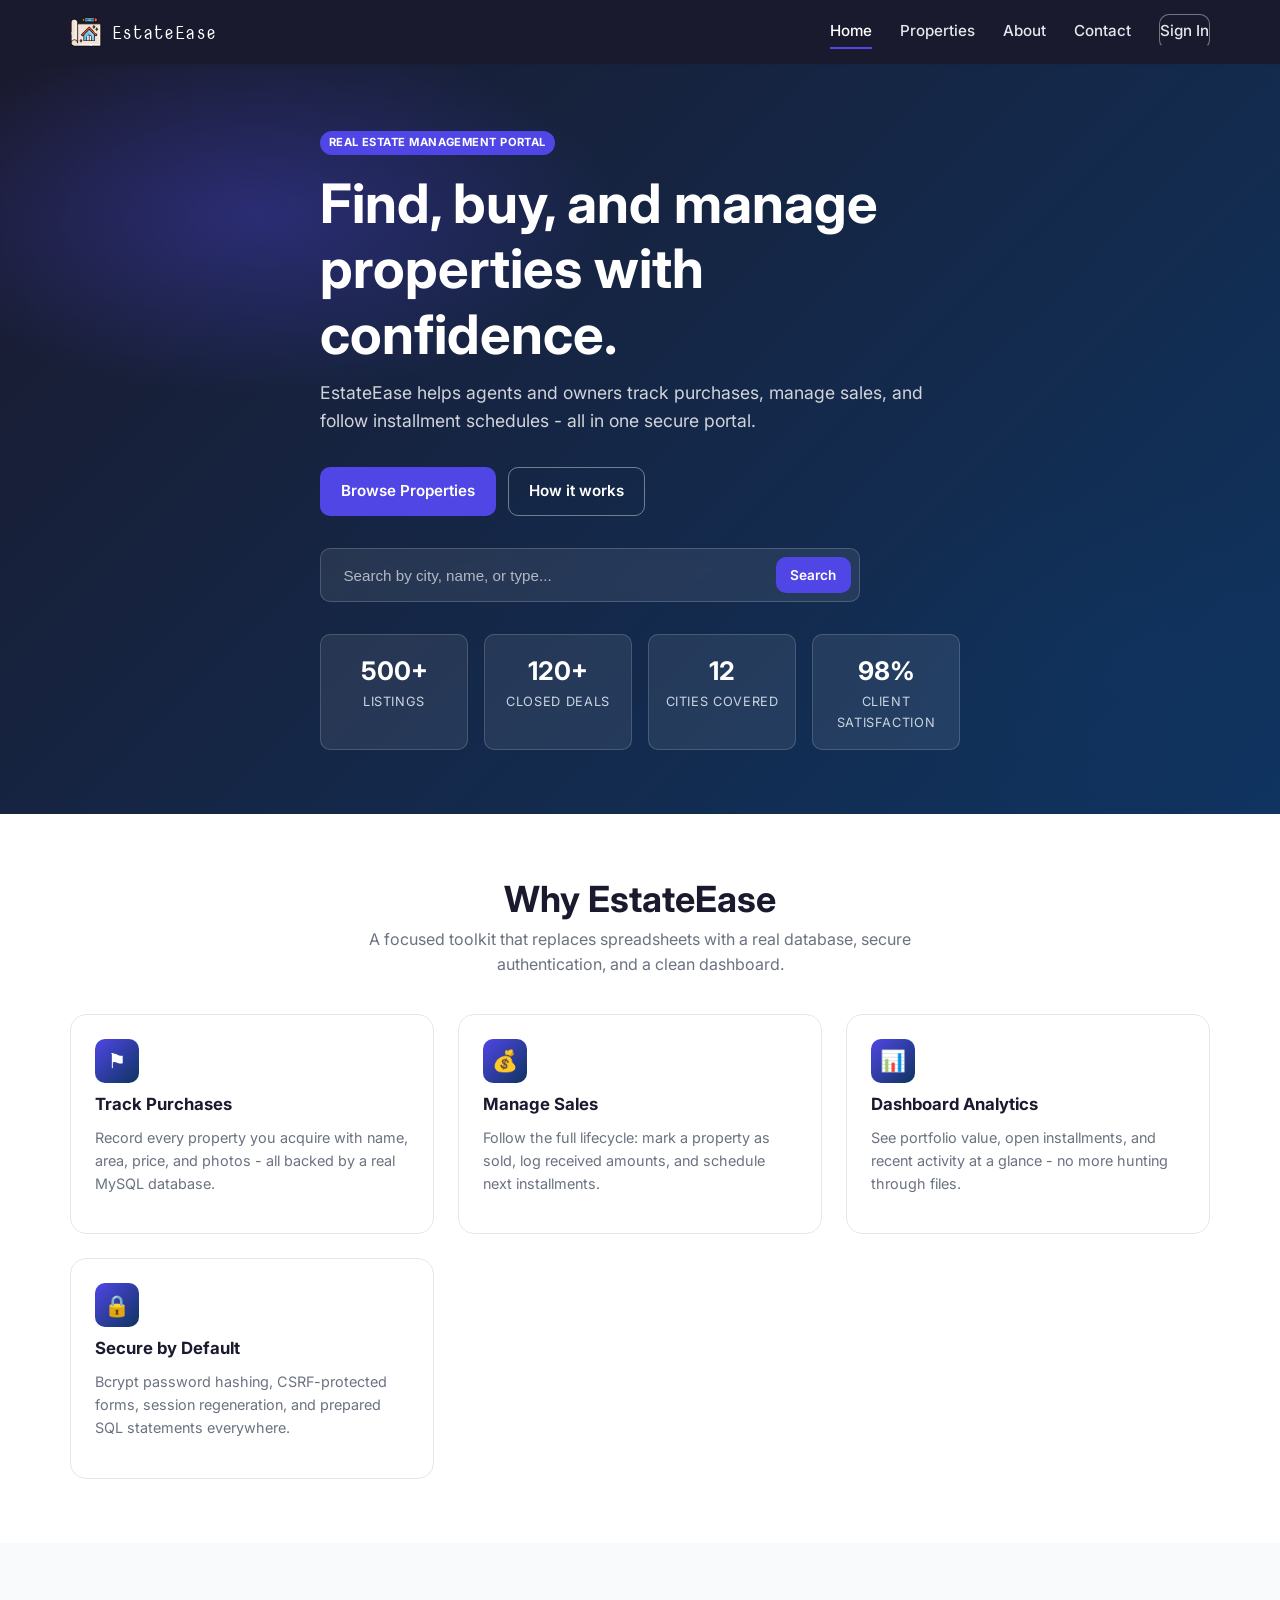
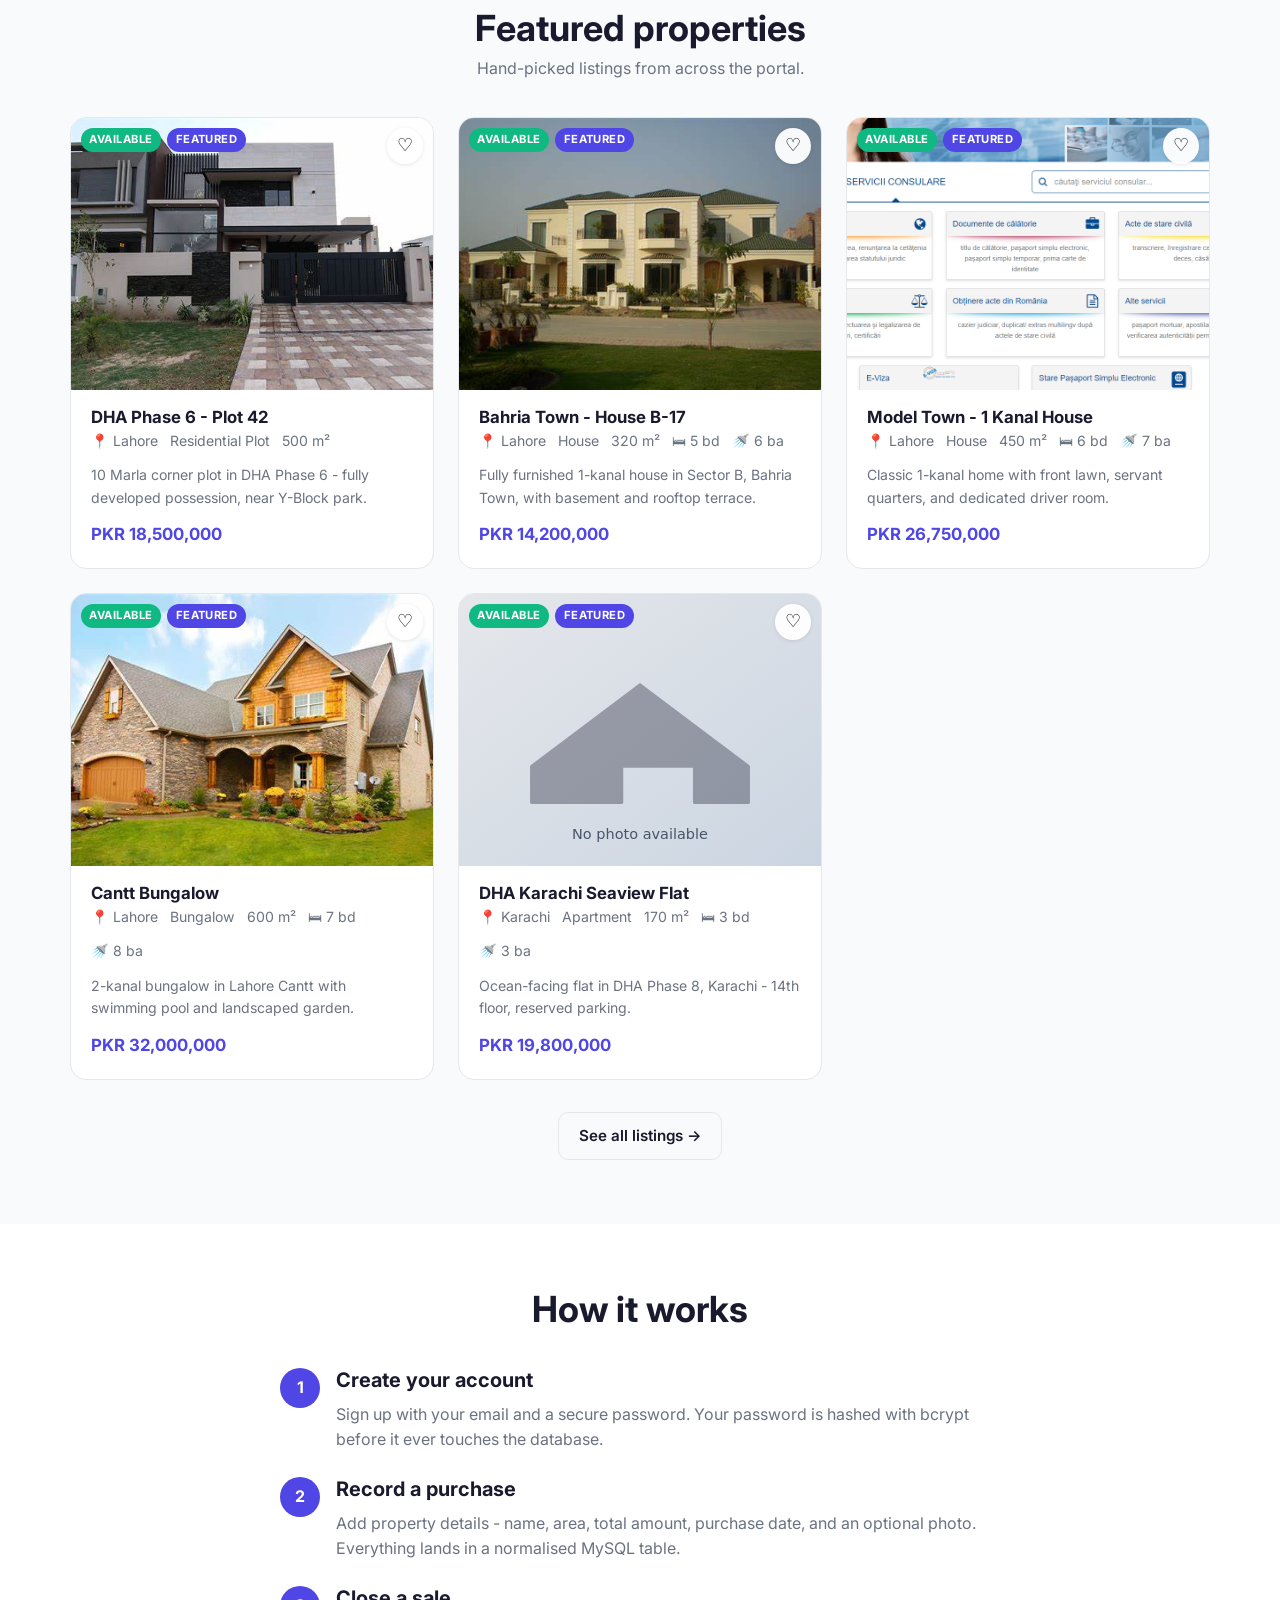
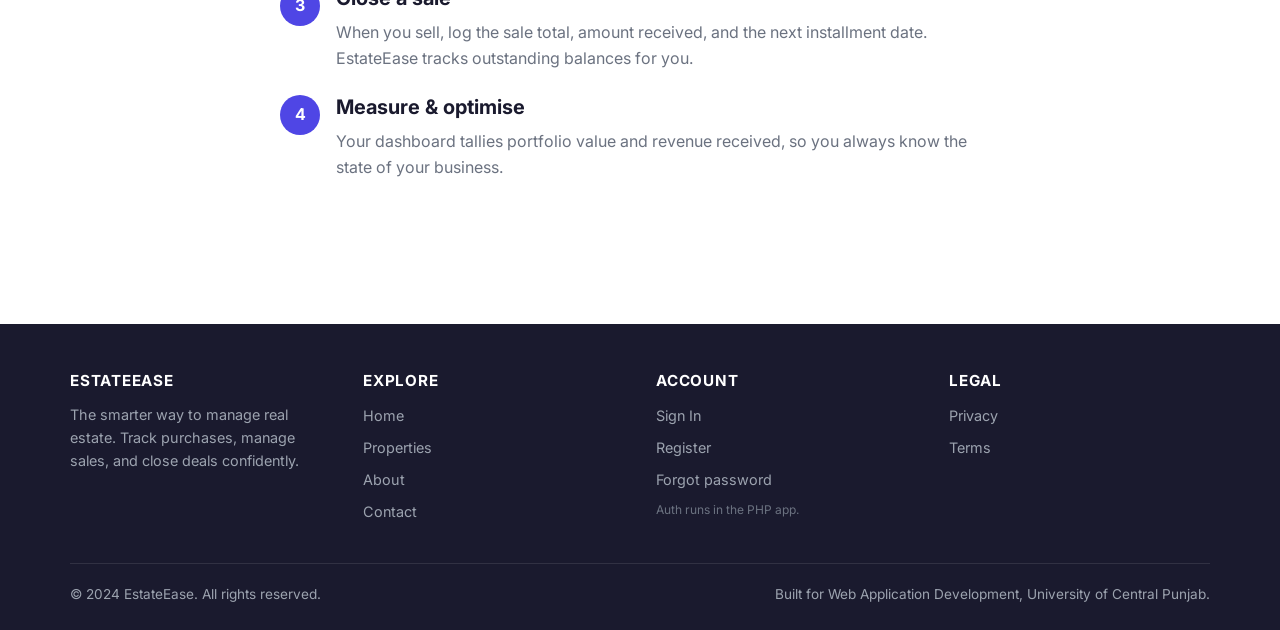
<file: public/index.html>
<!DOCTYPE html>
<html lang="en">
<head>
    <meta charset="UTF-8">
    <meta name="viewport" content="width=device-width, initial-scale=1.0">
    <title>EstateEase - Real Estate Management Portal</title>
    <meta name="description" content="EstateEase - the smarter way to manage real estate. Track purchases, close sales, and follow installments in one secure portal.">
    <meta name="theme-color" content="#1a1a2e">
    <link rel="icon" href="assets/images/favicon.svg" type="image/svg+xml">
    <link rel="canonical" href="./index.html">
    <link rel="preconnect" href="https://fonts.googleapis.com">
    <link rel="preconnect" href="https://fonts.gstatic.com" crossorigin>
    <link href="https://fonts.googleapis.com/css2?family=Inter:wght@400;500;600;700&family=Nova+Mono&display=swap" rel="stylesheet">
    <link rel="stylesheet" href="assets/css/styles.css">
</head>
<body>

<header class="navbar">
    <div class="container navbar__inner">
        <a class="brand" href="index.html">
            <img src="assets/images/logo.svg" alt="EstateEase logo" class="brand__logo">
            <span class="brand__name">EstateEase</span>
        </a>
        <button class="nav__toggle" aria-label="Open menu" aria-expanded="false" data-nav-toggle>&#9776;</button>
        <nav class="nav__links" id="primary-nav">
            <a href="index.html" class="is-active">Home</a>
            <a href="properties.html">Properties</a>
            <a href="about.html">About</a>
            <a href="contact.html">Contact</a>
            <a href="#" class="btn btn--ghost btn--sm nav__cta">Sign In</a>
        </nav>
    </div>
</header>

<main>

<section class="hero">
    <div class="container hero__content">
        <span class="badge">Real Estate Management Portal</span>
        <h1 style="margin-top:1rem;">Find, buy, and manage properties with confidence.</h1>
        <p>EstateEase helps agents and owners track purchases, manage sales, and follow installment schedules - all in one secure portal.</p>

        <div class="hero__actions">
            <a href="properties.html" class="btn btn--primary">Browse Properties</a>
            <a href="about.html" class="btn btn--ghost">How it works</a>
        </div>

        <form class="hero__search" role="search" onsubmit="location.href='properties.html?q='+encodeURIComponent(this.q.value);return false;">
            <input type="search" name="q" placeholder="Search by city, name, or type..." aria-label="Search properties">
            <button type="submit" class="btn btn--primary btn--sm">Search</button>
        </form>

        <div class="stats">
            <div class="stat"><div class="stat__value">500+</div><div class="stat__label">Listings</div></div>
            <div class="stat"><div class="stat__value">120+</div><div class="stat__label">Closed Deals</div></div>
            <div class="stat"><div class="stat__value">12</div><div class="stat__label">Cities Covered</div></div>
            <div class="stat"><div class="stat__value">98%</div><div class="stat__label">Client Satisfaction</div></div>
        </div>
    </div>
</section>

<section class="section">
    <div class="container">
        <div class="section-heading">
            <h2>Why EstateEase</h2>
            <p>A focused toolkit that replaces spreadsheets with a real database, secure authentication, and a clean dashboard.</p>
        </div>
        <div class="grid grid--cards">
            <article class="tile">
                <div class="tile__icon">&#9873;</div>
                <div class="tile__title">Track Purchases</div>
                <p class="tile__desc">Record every property you acquire with name, area, price, and photos - all backed by a real MySQL database.</p>
            </article>
            <article class="tile">
                <div class="tile__icon">&#128176;</div>
                <div class="tile__title">Manage Sales</div>
                <p class="tile__desc">Follow the full lifecycle: mark a property as sold, log received amounts, and schedule next installments.</p>
            </article>
            <article class="tile">
                <div class="tile__icon">&#128202;</div>
                <div class="tile__title">Dashboard Analytics</div>
                <p class="tile__desc">See portfolio value, open installments, and recent activity at a glance - no more hunting through files.</p>
            </article>
            <article class="tile">
                <div class="tile__icon">&#128274;</div>
                <div class="tile__title">Secure by Default</div>
                <p class="tile__desc">Bcrypt password hashing, CSRF-protected forms, session regeneration, and prepared SQL statements everywhere.</p>
            </article>
        </div>
    </div>
</section>

<section class="section section--subtle">
    <div class="container">
        <div class="section-heading">
            <h2>Featured properties</h2>
            <p>Hand-picked listings from across the portal.</p>
        </div>
        <div id="featured-grid" class="grid grid--cards" aria-live="polite">
            <div class="empty-state">Loading properties...</div>
        </div>
        <div class="text-center mt-4">
            <a href="properties.html" class="btn btn--outline">See all listings &rarr;</a>
        </div>
    </div>
</section>

<section class="section">
    <div class="container" style="max-width:760px;">
        <div class="section-heading">
            <h2>How it works</h2>
        </div>
        <ol style="list-style:none;padding:0;counter-reset:step;">
            <li style="counter-increment:step;margin-bottom:1.5rem;padding-left:3.5rem;position:relative;">
                <span style="position:absolute;left:0;top:0;width:2.5rem;height:2.5rem;border-radius:50%;background:var(--color-accent);color:#fff;display:inline-flex;align-items:center;justify-content:center;font-weight:700;">1</span>
                <h3>Create your account</h3>
                <p class="muted">Sign up with your email and a secure password. Your password is hashed with bcrypt before it ever touches the database.</p>
            </li>
            <li style="counter-increment:step;margin-bottom:1.5rem;padding-left:3.5rem;position:relative;">
                <span style="position:absolute;left:0;top:0;width:2.5rem;height:2.5rem;border-radius:50%;background:var(--color-accent);color:#fff;display:inline-flex;align-items:center;justify-content:center;font-weight:700;">2</span>
                <h3>Record a purchase</h3>
                <p class="muted">Add property details - name, area, total amount, purchase date, and an optional photo. Everything lands in a normalised MySQL table.</p>
            </li>
            <li style="counter-increment:step;margin-bottom:1.5rem;padding-left:3.5rem;position:relative;">
                <span style="position:absolute;left:0;top:0;width:2.5rem;height:2.5rem;border-radius:50%;background:var(--color-accent);color:#fff;display:inline-flex;align-items:center;justify-content:center;font-weight:700;">3</span>
                <h3>Close a sale</h3>
                <p class="muted">When you sell, log the sale total, amount received, and the next installment date. EstateEase tracks outstanding balances for you.</p>
            </li>
            <li style="counter-increment:step;padding-left:3.5rem;position:relative;">
                <span style="position:absolute;left:0;top:0;width:2.5rem;height:2.5rem;border-radius:50%;background:var(--color-accent);color:#fff;display:inline-flex;align-items:center;justify-content:center;font-weight:700;">4</span>
                <h3>Measure &amp; optimise</h3>
                <p class="muted">Your dashboard tallies portfolio value and revenue received, so you always know the state of your business.</p>
            </li>
        </ol>
    </div>
</section>

</main>

<footer class="footer">
    <div class="container">
        <div class="footer__cols">
            <div>
                <h4>EstateEase</h4>
                <p style="color:#9ca3af;font-size:0.9rem;">The smarter way to manage real estate. Track purchases, manage sales, and close deals confidently.</p>
            </div>
            <div>
                <h4>Explore</h4>
                <ul>
                    <li><a href="index.html">Home</a></li>
                    <li><a href="properties.html">Properties</a></li>
                    <li><a href="about.html">About</a></li>
                    <li><a href="contact.html">Contact</a></li>
                </ul>
            </div>
            <div>
                <h4>Account</h4>
                <ul>
                    <li><a href="#">Sign In</a></li>
                    <li><a href="#">Register</a></li>
                    <li><a href="#">Forgot password</a></li>
                </ul>
                <p style="font-size:0.75rem;color:#6b7280;margin-top:0.5rem;">Auth runs in the PHP app.</p>
            </div>
            <div>
                <h4>Legal</h4>
                <ul>
                    <li><a href="pages/privacy.html">Privacy</a></li>
                    <li><a href="pages/terms.html">Terms</a></li>
                </ul>
            </div>
        </div>
        <div class="footer__bottom">
            <span>&copy; 2024 EstateEase. All rights reserved.</span>
            <span>Built for Web Application Development, University of Central Punjab.</span>
        </div>
    </div>
</footer>

<script src="assets/js/main.js" defer></script>
<script src="assets/js/properties.js" defer></script>
</body>
</html>
</file>
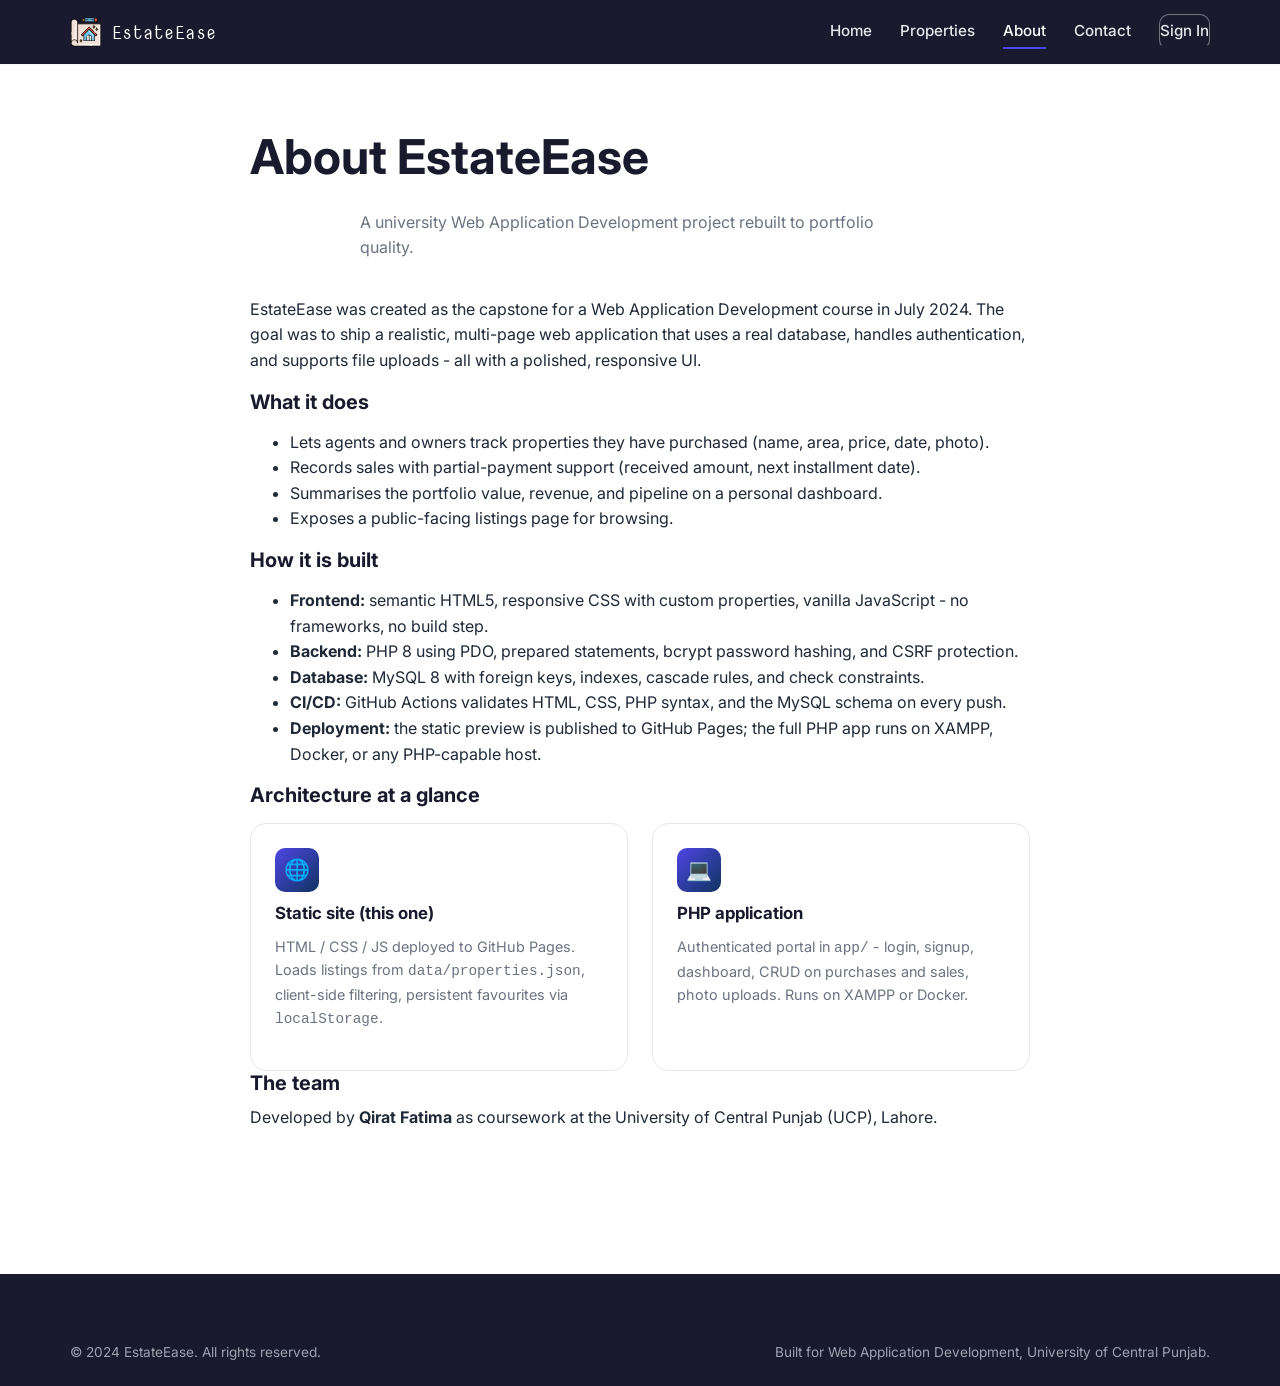
<file: public/about.html>
<!DOCTYPE html>
<html lang="en">
<head>
    <meta charset="UTF-8">
    <meta name="viewport" content="width=device-width, initial-scale=1.0">
    <title>About - EstateEase</title>
    <meta name="description" content="Learn about EstateEase, a real estate management web application built for Web Application Development coursework.">
    <meta name="theme-color" content="#1a1a2e">
    <link rel="icon" href="assets/images/favicon.svg" type="image/svg+xml">
    <link rel="preconnect" href="https://fonts.googleapis.com">
    <link rel="preconnect" href="https://fonts.gstatic.com" crossorigin>
    <link href="https://fonts.googleapis.com/css2?family=Inter:wght@400;500;600;700&family=Nova+Mono&display=swap" rel="stylesheet">
    <link rel="stylesheet" href="assets/css/styles.css">
</head>
<body>

<header class="navbar">
    <div class="container navbar__inner">
        <a class="brand" href="index.html">
            <img src="assets/images/logo.svg" alt="EstateEase logo" class="brand__logo">
            <span class="brand__name">EstateEase</span>
        </a>
        <button class="nav__toggle" aria-label="Open menu" aria-expanded="false" data-nav-toggle>&#9776;</button>
        <nav class="nav__links" id="primary-nav">
            <a href="index.html">Home</a>
            <a href="properties.html">Properties</a>
            <a href="about.html" class="is-active">About</a>
            <a href="contact.html">Contact</a>
            <a href="#" class="btn btn--ghost btn--sm nav__cta">Sign In</a>
        </nav>
    </div>
</header>

<main>
<section class="section">
    <div class="container" style="max-width:820px;">
        <div class="section-heading section-heading--left">
            <h1>About EstateEase</h1>
            <p>A university Web Application Development project rebuilt to portfolio quality.</p>
        </div>

        <p>EstateEase was created as the capstone for a Web Application Development course in July 2024. The goal was to ship a realistic, multi-page web application that uses a real database, handles authentication, and supports file uploads - all with a polished, responsive UI.</p>

        <h3>What it does</h3>
        <ul>
            <li>Lets agents and owners track properties they have purchased (name, area, price, date, photo).</li>
            <li>Records sales with partial-payment support (received amount, next installment date).</li>
            <li>Summarises the portfolio value, revenue, and pipeline on a personal dashboard.</li>
            <li>Exposes a public-facing listings page for browsing.</li>
        </ul>

        <h3>How it is built</h3>
        <ul>
            <li><strong>Frontend:</strong> semantic HTML5, responsive CSS with custom properties, vanilla JavaScript - no frameworks, no build step.</li>
            <li><strong>Backend:</strong> PHP 8 using PDO, prepared statements, bcrypt password hashing, and CSRF protection.</li>
            <li><strong>Database:</strong> MySQL 8 with foreign keys, indexes, cascade rules, and check constraints.</li>
            <li><strong>CI/CD:</strong> GitHub Actions validates HTML, CSS, PHP syntax, and the MySQL schema on every push.</li>
            <li><strong>Deployment:</strong> the static preview is published to GitHub Pages; the full PHP app runs on XAMPP, Docker, or any PHP-capable host.</li>
        </ul>

        <h3>Architecture at a glance</h3>
        <div class="grid grid--2 mt-2">
            <div class="tile">
                <div class="tile__icon">&#127760;</div>
                <div class="tile__title">Static site (this one)</div>
                <p class="tile__desc">HTML / CSS / JS deployed to GitHub Pages. Loads listings from <code>data/properties.json</code>, client-side filtering, persistent favourites via <code>localStorage</code>.</p>
            </div>
            <div class="tile">
                <div class="tile__icon">&#128187;</div>
                <div class="tile__title">PHP application</div>
                <p class="tile__desc">Authenticated portal in <code>app/</code> - login, signup, dashboard, CRUD on purchases and sales, photo uploads. Runs on XAMPP or Docker.</p>
            </div>
        </div>

        <h3>The team</h3>
        <p>Developed by <strong>Qirat Fatima</strong> as coursework at the University of Central Punjab (UCP), Lahore.</p>
    </div>
</section>
</main>

<footer class="footer">
    <div class="container">
        <div class="footer__bottom" style="border-top:none;">
            <span>&copy; 2024 EstateEase. All rights reserved.</span>
            <span>Built for Web Application Development, University of Central Punjab.</span>
        </div>
    </div>
</footer>

<script src="assets/js/main.js" defer></script>
</body>
</html>
</file>
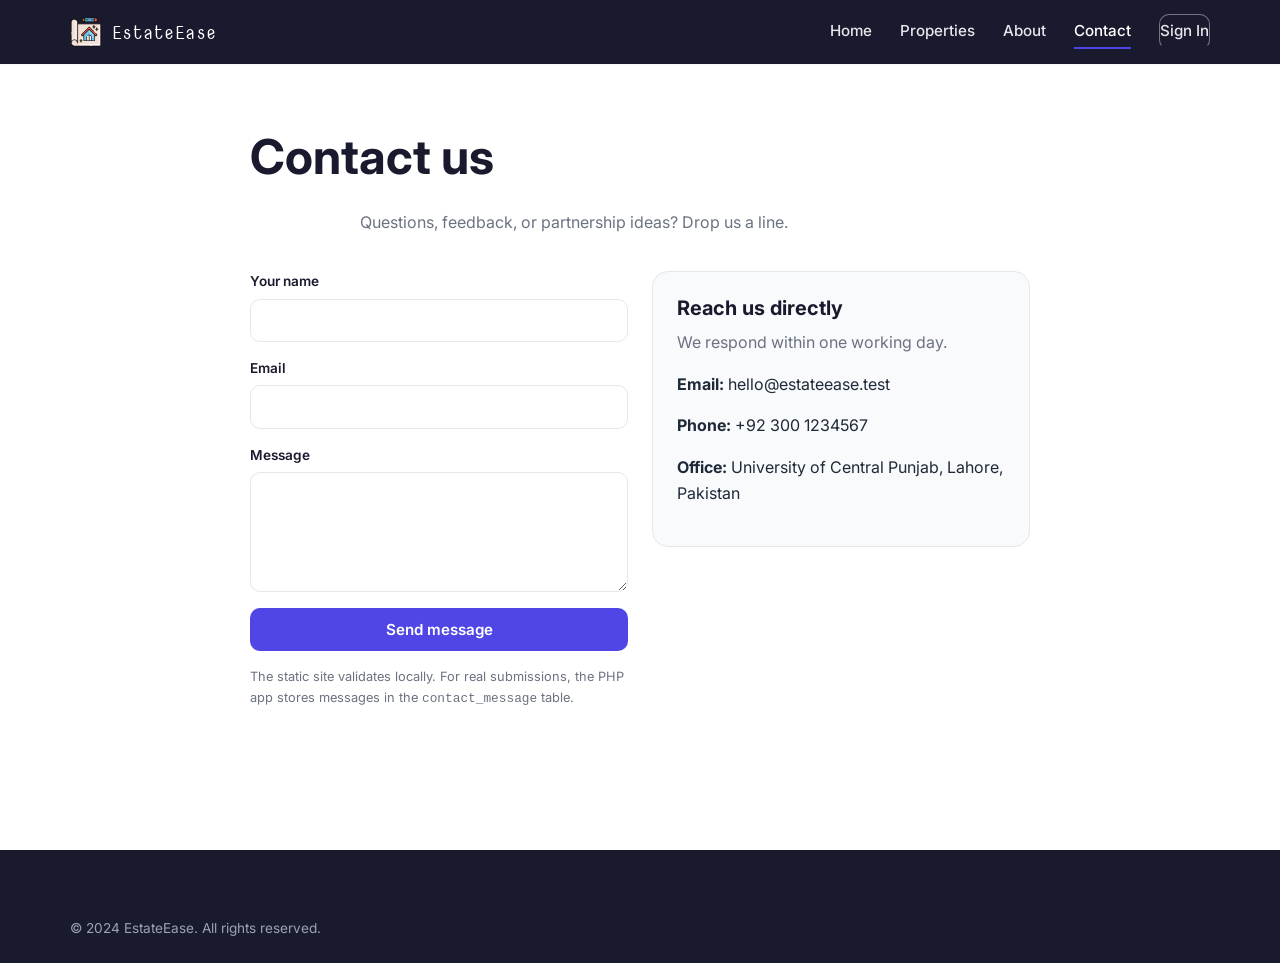
<file: public/contact.html>
<!DOCTYPE html>
<html lang="en">
<head>
    <meta charset="UTF-8">
    <meta name="viewport" content="width=device-width, initial-scale=1.0">
    <title>Contact - EstateEase</title>
    <meta name="description" content="Get in touch with the EstateEase team.">
    <meta name="theme-color" content="#1a1a2e">
    <link rel="icon" href="assets/images/favicon.svg" type="image/svg+xml">
    <link rel="preconnect" href="https://fonts.googleapis.com">
    <link rel="preconnect" href="https://fonts.gstatic.com" crossorigin>
    <link href="https://fonts.googleapis.com/css2?family=Inter:wght@400;500;600;700&family=Nova+Mono&display=swap" rel="stylesheet">
    <link rel="stylesheet" href="assets/css/styles.css">
</head>
<body>

<header class="navbar">
    <div class="container navbar__inner">
        <a class="brand" href="index.html">
            <img src="assets/images/logo.svg" alt="EstateEase logo" class="brand__logo">
            <span class="brand__name">EstateEase</span>
        </a>
        <button class="nav__toggle" aria-label="Open menu" aria-expanded="false" data-nav-toggle>&#9776;</button>
        <nav class="nav__links" id="primary-nav">
            <a href="index.html">Home</a>
            <a href="properties.html">Properties</a>
            <a href="about.html">About</a>
            <a href="contact.html" class="is-active">Contact</a>
            <a href="#" class="btn btn--ghost btn--sm nav__cta">Sign In</a>
        </nav>
    </div>
</header>

<main>
<section class="section">
    <div class="container" style="max-width:820px;">
        <div class="section-heading section-heading--left">
            <h1>Contact us</h1>
            <p>Questions, feedback, or partnership ideas? Drop us a line.</p>
        </div>

        <div id="contact-flash"></div>

        <div class="grid grid--2" style="align-items:start;">
            <form class="form" id="contact-form" novalidate>
                <div class="form__group">
                    <label class="form__label" for="name">Your name</label>
                    <input class="form__input" type="text" id="name" name="name" required maxlength="100">
                </div>
                <div class="form__group">
                    <label class="form__label" for="email">Email</label>
                    <input class="form__input" type="email" id="email" name="email" required>
                </div>
                <div class="form__group">
                    <label class="form__label" for="message">Message</label>
                    <textarea class="form__textarea" id="message" name="message" required minlength="10" maxlength="2000"></textarea>
                </div>
                <button class="btn btn--primary" type="submit">Send message</button>
                <p class="form__help">The static site validates locally. For real submissions, the PHP app stores messages in the <code>contact_message</code> table.</p>
            </form>

            <aside style="background:var(--color-bg-subtle);padding:1.5rem;border-radius:var(--radius-lg);border:1px solid var(--color-border);">
                <h3>Reach us directly</h3>
                <p class="muted">We respond within one working day.</p>
                <p><strong>Email:</strong> hello@estateease.test</p>
                <p><strong>Phone:</strong> +92 300 1234567</p>
                <p><strong>Office:</strong> University of Central Punjab, Lahore, Pakistan</p>
            </aside>
        </div>
    </div>
</section>
</main>

<footer class="footer">
    <div class="container">
        <div class="footer__bottom" style="border-top:none;">
            <span>&copy; 2024 EstateEase. All rights reserved.</span>
        </div>
    </div>
</footer>

<script src="assets/js/main.js" defer></script>
<script src="assets/js/contact.js" defer></script>
</body>
</html>
</file>
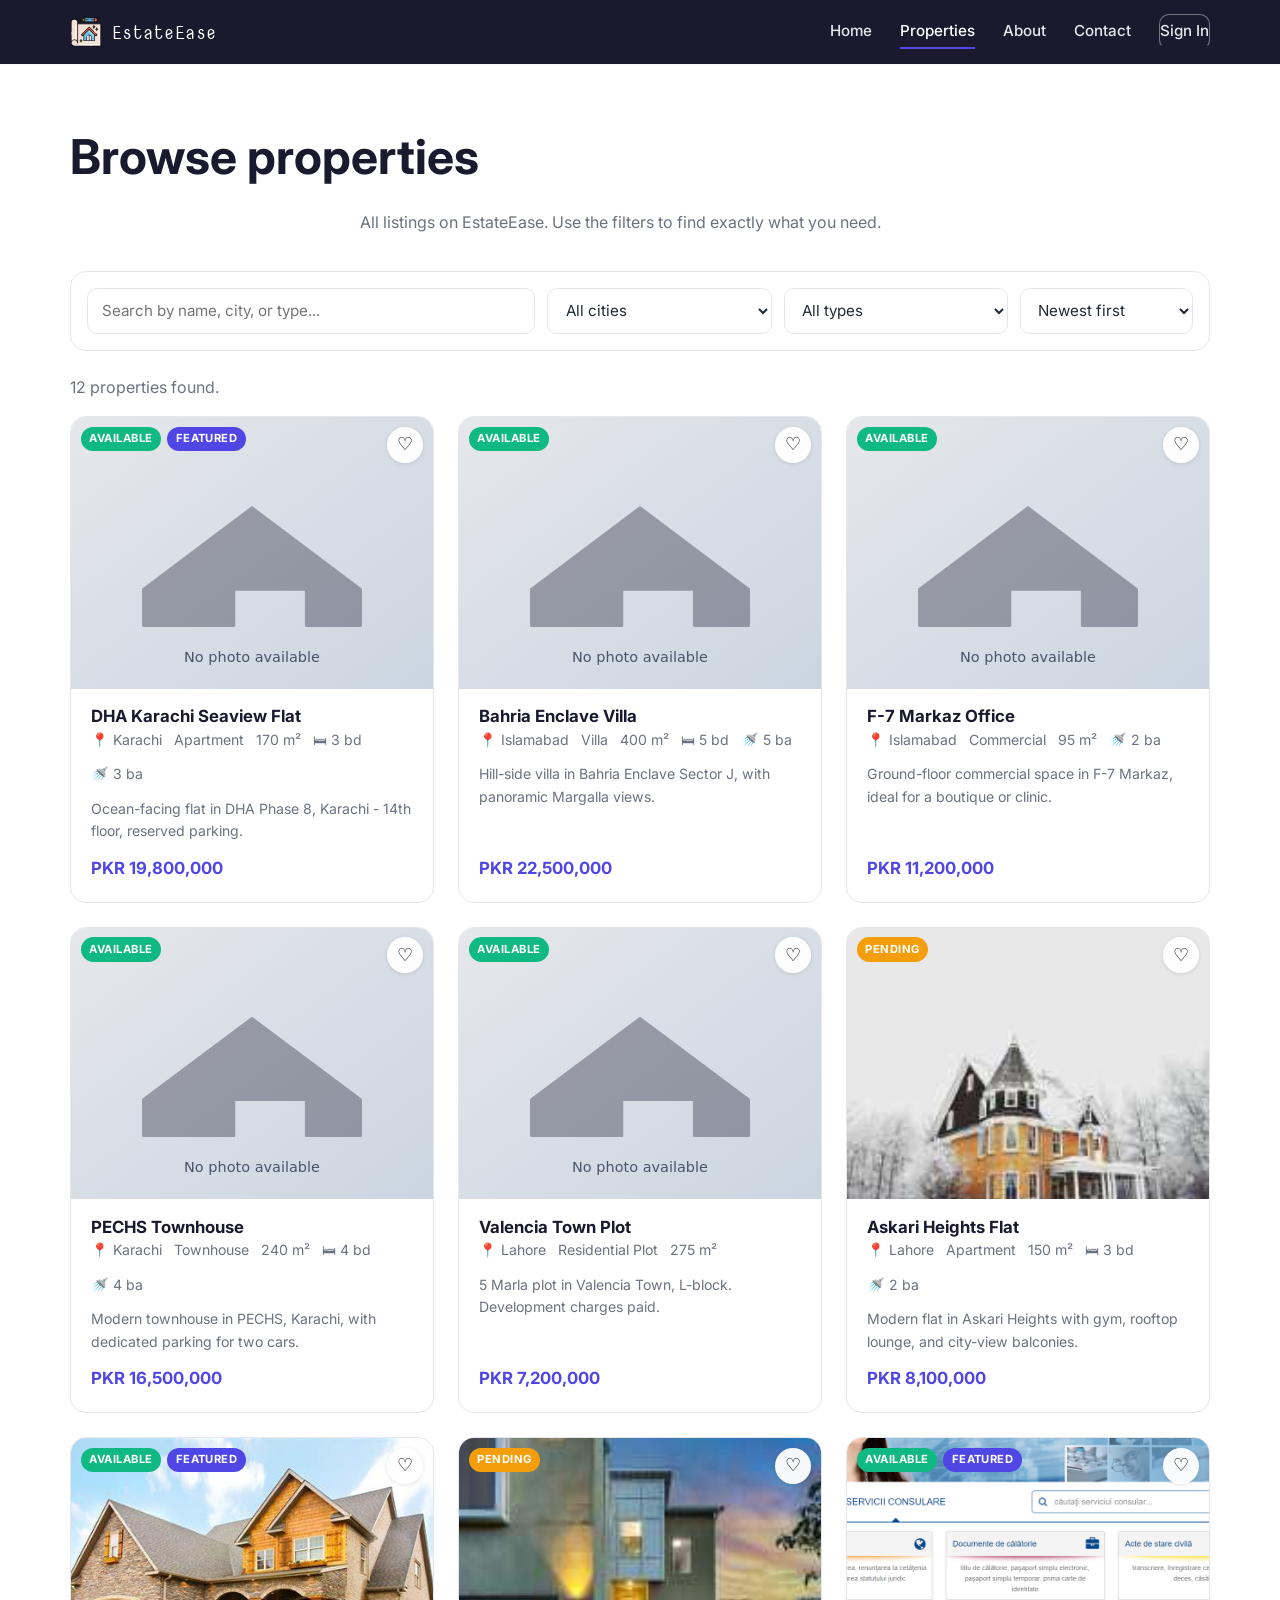
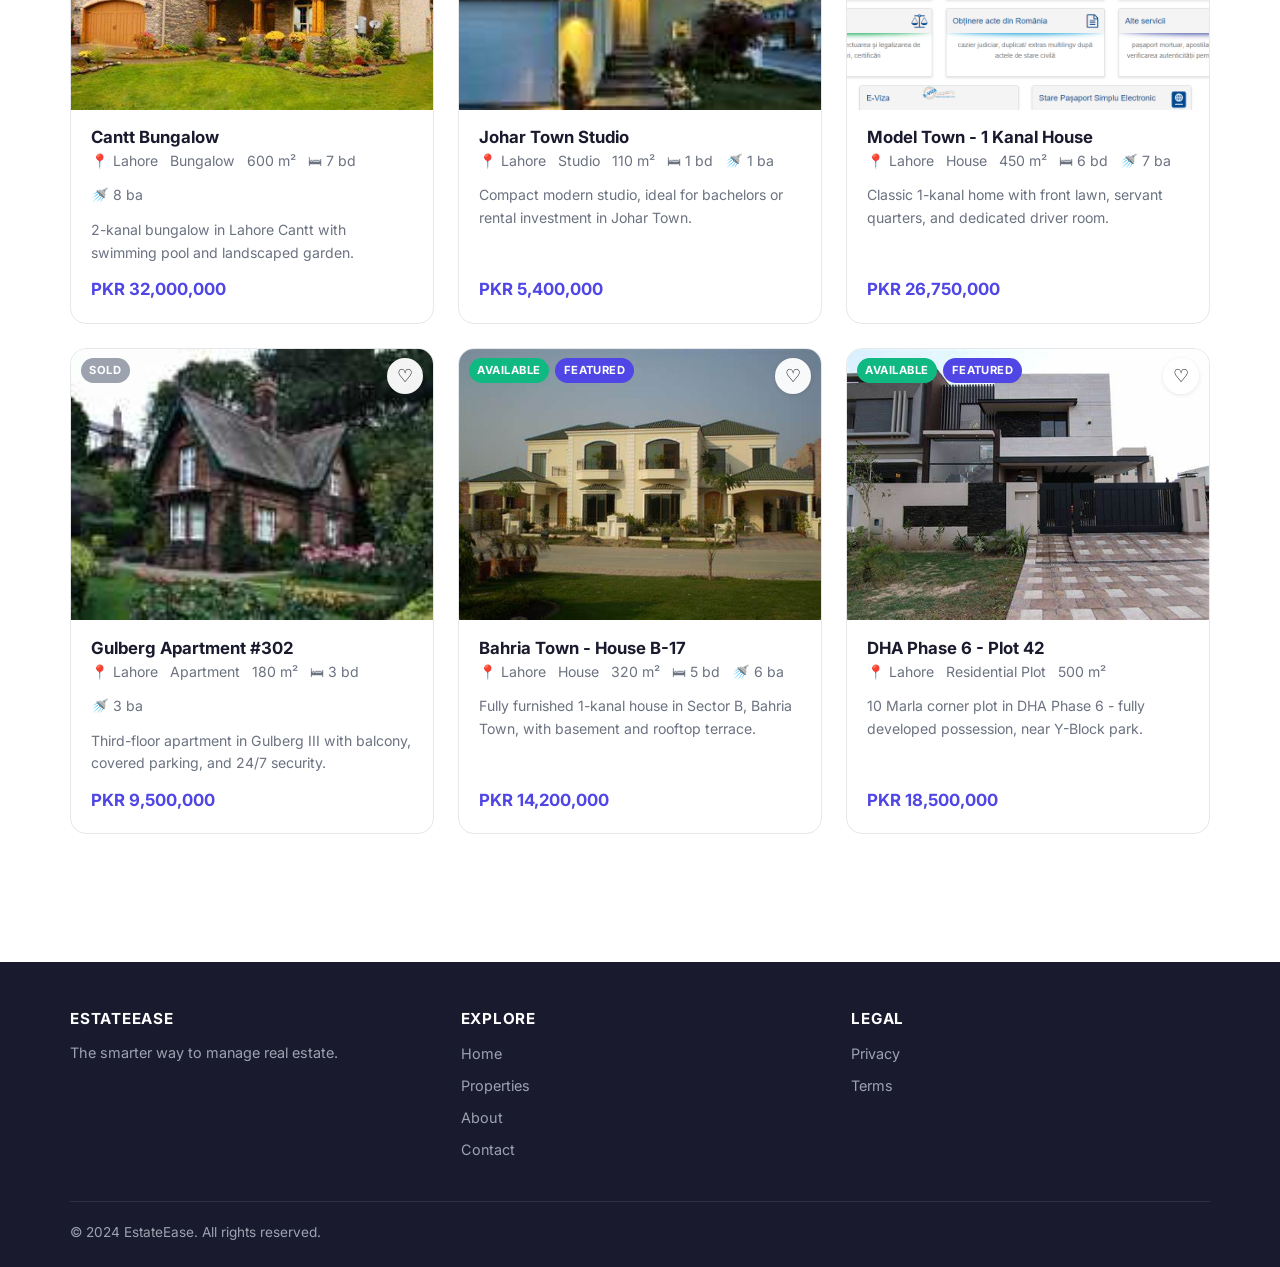
<file: public/properties.html>
<!DOCTYPE html>
<html lang="en">
<head>
    <meta charset="UTF-8">
    <meta name="viewport" content="width=device-width, initial-scale=1.0">
    <title>Properties - EstateEase</title>
    <meta name="description" content="Browse every property listed on EstateEase. Filter by city, type, price, and size.">
    <meta name="theme-color" content="#1a1a2e">
    <link rel="icon" href="assets/images/favicon.svg" type="image/svg+xml">
    <link rel="preconnect" href="https://fonts.googleapis.com">
    <link rel="preconnect" href="https://fonts.gstatic.com" crossorigin>
    <link href="https://fonts.googleapis.com/css2?family=Inter:wght@400;500;600;700&family=Nova+Mono&display=swap" rel="stylesheet">
    <link rel="stylesheet" href="assets/css/styles.css">
</head>
<body>

<header class="navbar">
    <div class="container navbar__inner">
        <a class="brand" href="index.html">
            <img src="assets/images/logo.svg" alt="EstateEase logo" class="brand__logo">
            <span class="brand__name">EstateEase</span>
        </a>
        <button class="nav__toggle" aria-label="Open menu" aria-expanded="false" data-nav-toggle>&#9776;</button>
        <nav class="nav__links" id="primary-nav">
            <a href="index.html">Home</a>
            <a href="properties.html" class="is-active">Properties</a>
            <a href="about.html">About</a>
            <a href="contact.html">Contact</a>
            <a href="#" class="btn btn--ghost btn--sm nav__cta">Sign In</a>
        </nav>
    </div>
</header>

<main>
<section class="section">
    <div class="container">
        <div class="section-heading section-heading--left">
            <h1>Browse properties</h1>
            <p>All listings on EstateEase. Use the filters to find exactly what you need.</p>
        </div>

        <form class="filter-bar" id="filter-bar" role="search" onsubmit="event.preventDefault();">
            <input class="form__input" type="search" id="f-query" name="q" placeholder="Search by name, city, or type...">
            <select class="form__select" id="f-city" name="city">
                <option value="">All cities</option>
            </select>
            <select class="form__select" id="f-type" name="type">
                <option value="">All types</option>
            </select>
            <select class="form__select" id="f-sort" name="sort">
                <option value="recent">Newest first</option>
                <option value="price_asc">Price: low to high</option>
                <option value="price_desc">Price: high to low</option>
                <option value="area_desc">Largest first</option>
            </select>
        </form>

        <p id="result-count" class="muted mb-2">&nbsp;</p>

        <div id="property-grid" class="grid grid--cards" aria-live="polite">
            <div class="empty-state">Loading properties...</div>
        </div>
    </div>
</section>
</main>

<footer class="footer">
    <div class="container">
        <div class="footer__cols">
            <div>
                <h4>EstateEase</h4>
                <p style="color:#9ca3af;font-size:0.9rem;">The smarter way to manage real estate.</p>
            </div>
            <div>
                <h4>Explore</h4>
                <ul>
                    <li><a href="index.html">Home</a></li>
                    <li><a href="properties.html">Properties</a></li>
                    <li><a href="about.html">About</a></li>
                    <li><a href="contact.html">Contact</a></li>
                </ul>
            </div>
            <div>
                <h4>Legal</h4>
                <ul>
                    <li><a href="pages/privacy.html">Privacy</a></li>
                    <li><a href="pages/terms.html">Terms</a></li>
                </ul>
            </div>
        </div>
        <div class="footer__bottom">
            <span>&copy; 2024 EstateEase. All rights reserved.</span>
        </div>
    </div>
</footer>

<script src="assets/js/main.js" defer></script>
<script src="assets/js/properties.js" defer></script>
</body>
</html>
</file>
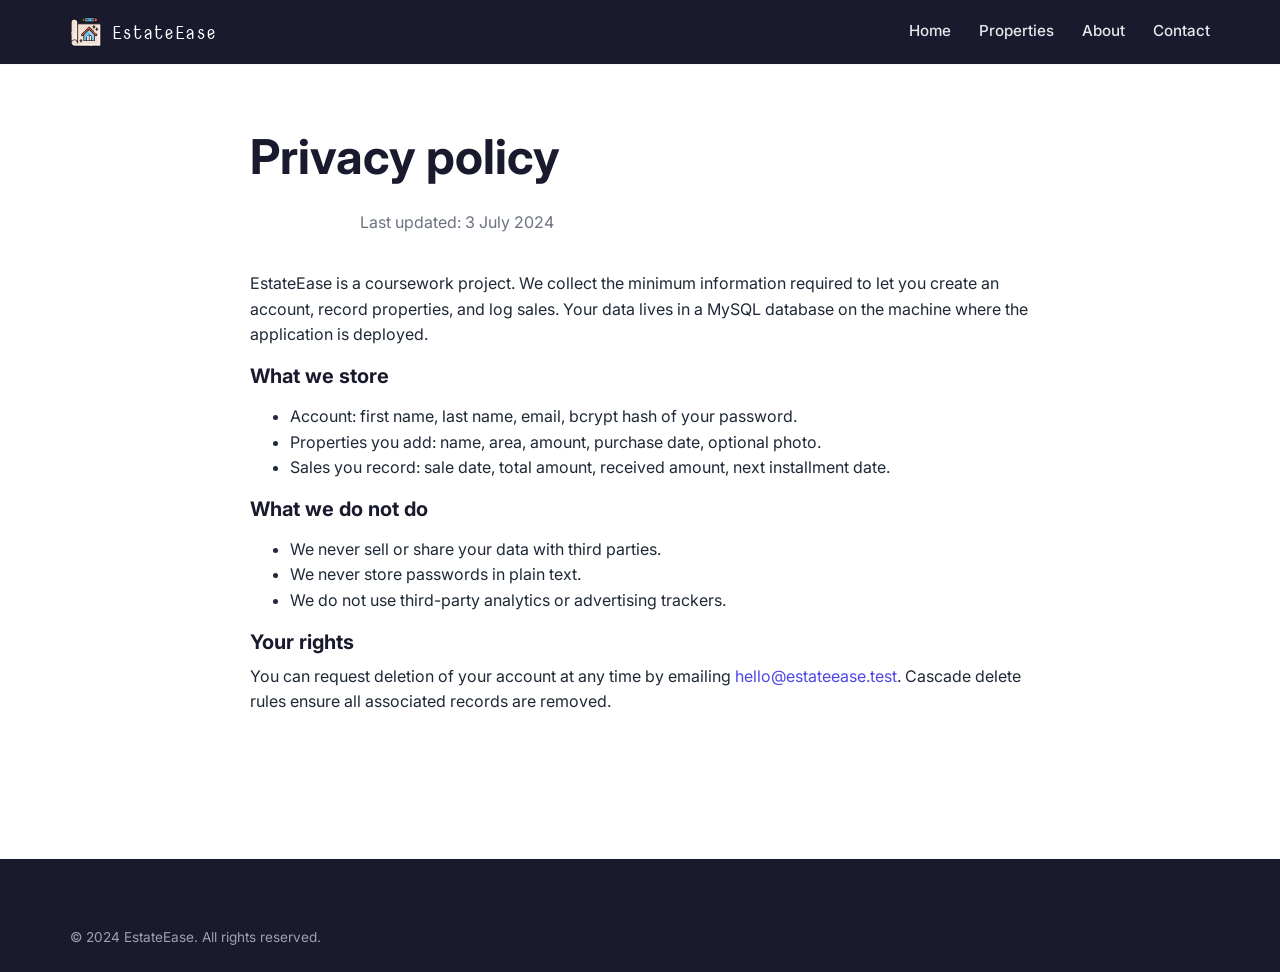
<file: public/pages/privacy.html>
<!DOCTYPE html>
<html lang="en">
<head>
    <meta charset="UTF-8">
    <meta name="viewport" content="width=device-width, initial-scale=1.0">
    <title>Privacy Policy - EstateEase</title>
    <meta name="theme-color" content="#1a1a2e">
    <link rel="icon" href="../assets/images/favicon.svg" type="image/svg+xml">
    <link rel="preconnect" href="https://fonts.googleapis.com">
    <link rel="preconnect" href="https://fonts.gstatic.com" crossorigin>
    <link href="https://fonts.googleapis.com/css2?family=Inter:wght@400;500;600;700&family=Nova+Mono&display=swap" rel="stylesheet">
    <link rel="stylesheet" href="../assets/css/styles.css">
</head>
<body>

<header class="navbar">
    <div class="container navbar__inner">
        <a class="brand" href="../index.html">
            <img src="../assets/images/logo.svg" alt="EstateEase logo" class="brand__logo">
            <span class="brand__name">EstateEase</span>
        </a>
        <button class="nav__toggle" aria-label="Open menu" aria-expanded="false" data-nav-toggle>&#9776;</button>
        <nav class="nav__links" id="primary-nav">
            <a href="../index.html">Home</a>
            <a href="../properties.html">Properties</a>
            <a href="../about.html">About</a>
            <a href="../contact.html">Contact</a>
        </nav>
    </div>
</header>

<main>
<section class="section">
    <div class="container" style="max-width:820px;">
        <div class="section-heading section-heading--left">
            <h1>Privacy policy</h1>
            <p class="muted">Last updated: 3 July 2024</p>
        </div>

        <p>EstateEase is a coursework project. We collect the minimum information required to let you create an account, record properties, and log sales. Your data lives in a MySQL database on the machine where the application is deployed.</p>

        <h3>What we store</h3>
        <ul>
            <li>Account: first name, last name, email, bcrypt hash of your password.</li>
            <li>Properties you add: name, area, amount, purchase date, optional photo.</li>
            <li>Sales you record: sale date, total amount, received amount, next installment date.</li>
        </ul>

        <h3>What we do not do</h3>
        <ul>
            <li>We never sell or share your data with third parties.</li>
            <li>We never store passwords in plain text.</li>
            <li>We do not use third-party analytics or advertising trackers.</li>
        </ul>

        <h3>Your rights</h3>
        <p>You can request deletion of your account at any time by emailing <a href="mailto:hello@estateease.test">hello@estateease.test</a>. Cascade delete rules ensure all associated records are removed.</p>
    </div>
</section>
</main>

<footer class="footer">
    <div class="container">
        <div class="footer__bottom" style="border-top:none;">
            <span>&copy; 2024 EstateEase. All rights reserved.</span>
        </div>
    </div>
</footer>

<script src="../assets/js/main.js" defer></script>
</body>
</html>
</file>
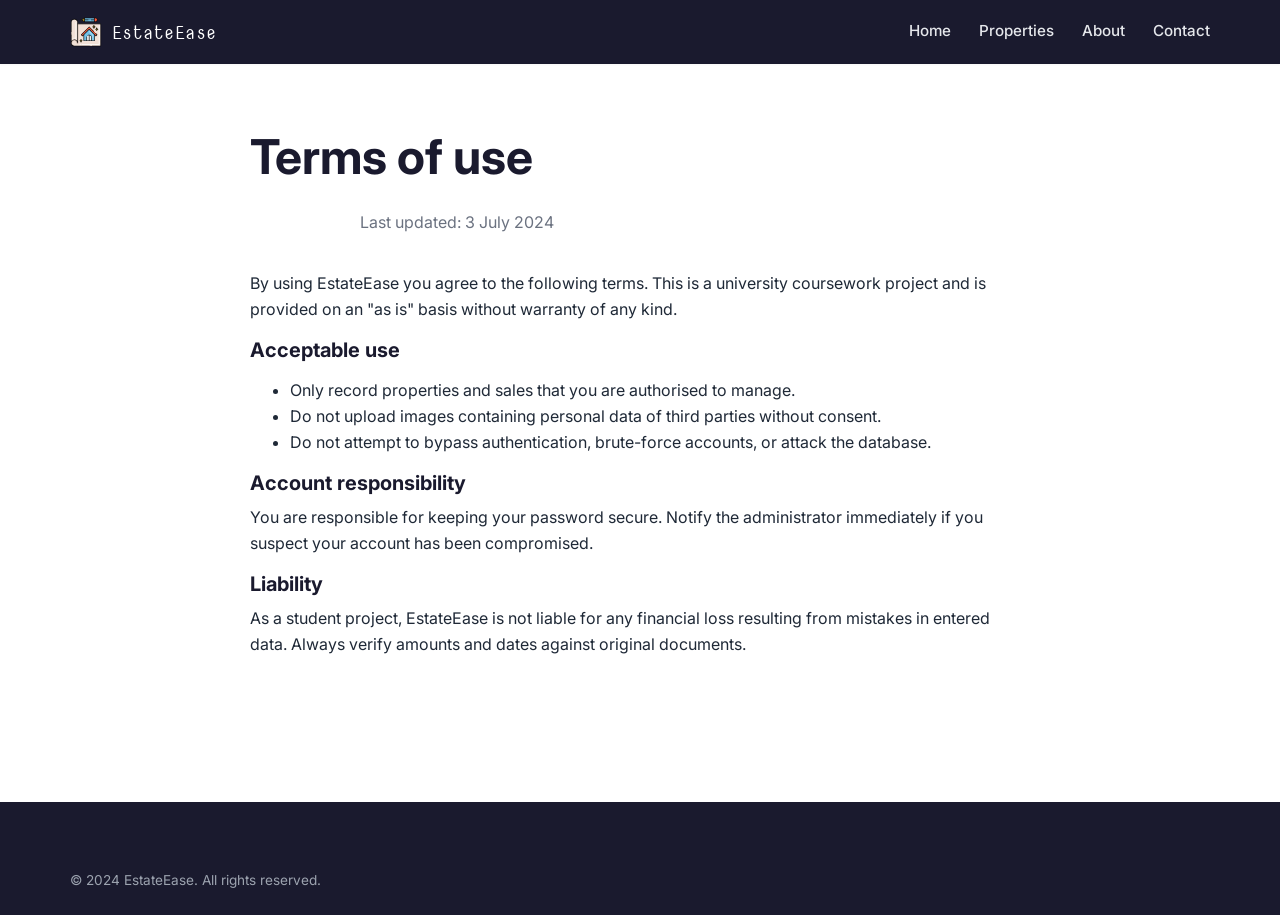
<file: public/pages/terms.html>
<!DOCTYPE html>
<html lang="en">
<head>
    <meta charset="UTF-8">
    <meta name="viewport" content="width=device-width, initial-scale=1.0">
    <title>Terms of Use - EstateEase</title>
    <meta name="theme-color" content="#1a1a2e">
    <link rel="icon" href="../assets/images/favicon.svg" type="image/svg+xml">
    <link rel="preconnect" href="https://fonts.googleapis.com">
    <link rel="preconnect" href="https://fonts.gstatic.com" crossorigin>
    <link href="https://fonts.googleapis.com/css2?family=Inter:wght@400;500;600;700&family=Nova+Mono&display=swap" rel="stylesheet">
    <link rel="stylesheet" href="../assets/css/styles.css">
</head>
<body>

<header class="navbar">
    <div class="container navbar__inner">
        <a class="brand" href="../index.html">
            <img src="../assets/images/logo.svg" alt="EstateEase logo" class="brand__logo">
            <span class="brand__name">EstateEase</span>
        </a>
        <button class="nav__toggle" aria-label="Open menu" aria-expanded="false" data-nav-toggle>&#9776;</button>
        <nav class="nav__links" id="primary-nav">
            <a href="../index.html">Home</a>
            <a href="../properties.html">Properties</a>
            <a href="../about.html">About</a>
            <a href="../contact.html">Contact</a>
        </nav>
    </div>
</header>

<main>
<section class="section">
    <div class="container" style="max-width:820px;">
        <div class="section-heading section-heading--left">
            <h1>Terms of use</h1>
            <p class="muted">Last updated: 3 July 2024</p>
        </div>

        <p>By using EstateEase you agree to the following terms. This is a university coursework project and is provided on an "as is" basis without warranty of any kind.</p>

        <h3>Acceptable use</h3>
        <ul>
            <li>Only record properties and sales that you are authorised to manage.</li>
            <li>Do not upload images containing personal data of third parties without consent.</li>
            <li>Do not attempt to bypass authentication, brute-force accounts, or attack the database.</li>
        </ul>

        <h3>Account responsibility</h3>
        <p>You are responsible for keeping your password secure. Notify the administrator immediately if you suspect your account has been compromised.</p>

        <h3>Liability</h3>
        <p>As a student project, EstateEase is not liable for any financial loss resulting from mistakes in entered data. Always verify amounts and dates against original documents.</p>
    </div>
</section>
</main>

<footer class="footer">
    <div class="container">
        <div class="footer__bottom" style="border-top:none;">
            <span>&copy; 2024 EstateEase. All rights reserved.</span>
        </div>
    </div>
</footer>

<script src="../assets/js/main.js" defer></script>
</body>
</html>
</file>
<file: public/assets/css/styles.css>
/* =====================================================================
   EstateEase - shared design system
   Used by both the static GitHub Pages site and the PHP app.
   ===================================================================== */

:root {
    --color-primary: #1a1a2e;
    --color-primary-700: #16213e;
    --color-primary-600: #0f3460;
    --color-accent: #4f46e5;
    --color-accent-hover: #3c35b5;
    --color-text: #1f2937;
    --color-text-muted: #6b7280;
    --color-bg: #ffffff;
    --color-bg-subtle: #f8fafc;
    --color-border: #e5e7eb;
    --color-success: #10b981;
    --color-warning: #f59e0b;
    --color-danger: #ef4444;

    --radius-sm: 6px;
    --radius: 10px;
    --radius-lg: 16px;

    --shadow-sm: 0 1px 2px rgba(0, 0, 0, 0.04);
    --shadow: 0 4px 12px rgba(0, 0, 0, 0.08);
    --shadow-lg: 0 12px 32px rgba(0, 0, 0, 0.12);

    --max-width: 1180px;

    --font-body: "Inter", system-ui, -apple-system, "Segoe UI", Roboto, sans-serif;
    --font-display: "Nova Mono", "Courier New", monospace;

    --transition-fast: 150ms ease;
    --transition: 250ms ease;
}

/* ---------- Reset & base ---------- */
*,
*::before,
*::after {
    box-sizing: border-box;
}

html {
    scroll-behavior: smooth;
}

body {
    margin: 0;
    font-family: var(--font-body);
    color: var(--color-text);
    background: var(--color-bg);
    line-height: 1.6;
    -webkit-font-smoothing: antialiased;
}

img {
    max-width: 100%;
    display: block;
}

a {
    color: var(--color-accent);
    text-decoration: none;
    transition: color var(--transition-fast);
}

a:hover {
    color: var(--color-accent-hover);
}

h1, h2, h3, h4 {
    margin: 0 0 0.5em;
    color: var(--color-primary);
    line-height: 1.2;
}

h1 { font-size: clamp(2rem, 4vw, 3rem); }
h2 { font-size: clamp(1.5rem, 3vw, 2.25rem); }
h3 { font-size: 1.25rem; }

p { margin: 0 0 1em; }

/* ---------- Layout ---------- */
.container {
    width: 100%;
    max-width: var(--max-width);
    margin: 0 auto;
    padding: 0 1.25rem;
}

.section {
    padding: 4rem 0;
}

.section--subtle {
    background: var(--color-bg-subtle);
}

.grid {
    display: grid;
    gap: 1.5rem;
}

.grid--cards {
    grid-template-columns: repeat(auto-fill, minmax(280px, 1fr));
}

.grid--2 {
    grid-template-columns: repeat(auto-fit, minmax(300px, 1fr));
}

/* ---------- Navbar ---------- */
.navbar {
    position: sticky;
    top: 0;
    z-index: 100;
    background: var(--color-primary);
    color: #fff;
    box-shadow: var(--shadow-sm);
}

.navbar__inner {
    display: flex;
    align-items: center;
    justify-content: space-between;
    gap: 1rem;
    height: 64px;
}

.brand {
    display: inline-flex;
    align-items: center;
    gap: 0.6rem;
    color: #fff;
}

.brand__logo {
    height: 32px;
    width: 32px;
}

.brand__name {
    font-family: var(--font-display);
    font-size: 1.1rem;
    letter-spacing: 0.5px;
    color: #fff;
}

.nav__links {
    display: flex;
    align-items: center;
    gap: 1.75rem;
}

.nav__links a {
    color: #e5e7eb;
    font-weight: 500;
    font-size: 0.95rem;
    padding: 0.25rem 0;
    border-bottom: 2px solid transparent;
    transition: color var(--transition-fast), border-color var(--transition-fast);
}

.nav__links a:hover,
.nav__links a.is-active {
    color: #fff;
    border-bottom-color: var(--color-accent);
}

.nav__cta {
    display: inline-flex;
    align-items: center;
    gap: 0.4rem;
}

.nav__toggle {
    display: none;
    background: transparent;
    color: #fff;
    border: 1px solid rgba(255, 255, 255, 0.25);
    border-radius: var(--radius-sm);
    padding: 0.4rem 0.6rem;
    cursor: pointer;
    font-size: 1.1rem;
}

/* ---------- Buttons ---------- */
.btn {
    display: inline-flex;
    align-items: center;
    justify-content: center;
    gap: 0.5rem;
    padding: 0.7rem 1.25rem;
    border-radius: var(--radius);
    border: 1px solid transparent;
    font-weight: 600;
    font-size: 0.95rem;
    cursor: pointer;
    transition: background var(--transition), color var(--transition),
                transform var(--transition-fast), box-shadow var(--transition);
    text-decoration: none;
    font-family: inherit;
}

.btn--primary {
    background: var(--color-accent);
    color: #fff;
}

.btn--primary:hover {
    background: var(--color-accent-hover);
    color: #fff;
    transform: translateY(-1px);
    box-shadow: var(--shadow);
}

.btn--ghost {
    background: transparent;
    color: #fff;
    border-color: rgba(255, 255, 255, 0.4);
}

.btn--ghost:hover {
    background: rgba(255, 255, 255, 0.1);
    color: #fff;
}

.btn--outline {
    background: transparent;
    color: var(--color-primary);
    border-color: var(--color-border);
}

.btn--outline:hover {
    background: var(--color-bg-subtle);
    color: var(--color-primary);
}

.btn--danger {
    background: var(--color-danger);
    color: #fff;
}

.btn--sm { padding: 0.45rem 0.85rem; font-size: 0.85rem; }

/* ---------- Hero ---------- */
.hero {
    position: relative;
    min-height: 520px;
    color: #fff;
    display: flex;
    align-items: center;
    overflow: hidden;
    background: linear-gradient(135deg, var(--color-primary) 0%, var(--color-primary-600) 100%);
}

.hero::before {
    content: "";
    position: absolute;
    inset: 0;
    background:
        radial-gradient(600px 300px at 20% 20%, rgba(79, 70, 229, 0.35), transparent 60%),
        radial-gradient(500px 300px at 90% 80%, rgba(15, 52, 96, 0.45), transparent 60%);
    pointer-events: none;
}

.hero__content {
    position: relative;
    z-index: 1;
    max-width: 640px;
    padding: 4rem 0;
}

.hero h1 {
    color: #fff;
    font-size: clamp(2.25rem, 4.5vw, 3.4rem);
    margin-bottom: 0.75rem;
}

.hero p {
    color: #d1d5db;
    font-size: 1.1rem;
    margin-bottom: 2rem;
}

.hero__actions {
    display: flex;
    gap: 0.75rem;
    flex-wrap: wrap;
}

.hero__search {
    margin-top: 2rem;
    background: rgba(255, 255, 255, 0.08);
    backdrop-filter: blur(8px);
    border: 1px solid rgba(255, 255, 255, 0.18);
    border-radius: var(--radius);
    padding: 0.5rem;
    display: flex;
    gap: 0.5rem;
    max-width: 540px;
}

.hero__search input {
    flex: 1;
    background: transparent;
    border: none;
    color: #fff;
    padding: 0.6rem 0.9rem;
    font-size: 0.95rem;
}

.hero__search input::placeholder { color: rgba(255, 255, 255, 0.65); }
.hero__search input:focus { outline: none; }

/* ---------- Stats row ---------- */
.stats {
    display: grid;
    grid-template-columns: repeat(auto-fit, minmax(140px, 1fr));
    gap: 1rem;
    margin-top: 2rem;
}

.stat {
    background: rgba(255, 255, 255, 0.08);
    border: 1px solid rgba(255, 255, 255, 0.16);
    border-radius: var(--radius);
    padding: 1rem;
    color: #fff;
    text-align: center;
}

.stat__value { font-size: 1.6rem; font-weight: 700; }
.stat__label { font-size: 0.8rem; color: #cbd5e1; text-transform: uppercase; letter-spacing: 0.05em; }

/* ---------- Cards ---------- */
.card {
    background: var(--color-bg);
    border: 1px solid var(--color-border);
    border-radius: var(--radius-lg);
    overflow: hidden;
    transition: transform var(--transition), box-shadow var(--transition);
    display: flex;
    flex-direction: column;
}

.card:hover {
    transform: translateY(-4px);
    box-shadow: var(--shadow-lg);
}

.card__media {
    aspect-ratio: 4 / 3;
    background: var(--color-bg-subtle);
    overflow: hidden;
}

.card__media img {
    width: 100%;
    height: 100%;
    object-fit: cover;
    transition: transform var(--transition);
}

.card:hover .card__media img {
    transform: scale(1.04);
}

.card__body {
    padding: 1.1rem 1.25rem 1.25rem;
    flex: 1;
    display: flex;
    flex-direction: column;
}

.card__title {
    font-size: 1.05rem;
    color: var(--color-primary);
    margin-bottom: 0.15rem;
}

.card__meta {
    color: var(--color-text-muted);
    font-size: 0.88rem;
    margin-bottom: 0.75rem;
    display: flex;
    gap: 0.75rem;
    flex-wrap: wrap;
}

.card__meta span { display: inline-flex; align-items: center; gap: 0.25rem; }

.card__price {
    font-weight: 700;
    color: var(--color-accent);
    font-size: 1.05rem;
    margin-top: auto;
}

.badge {
    display: inline-block;
    background: var(--color-accent);
    color: #fff;
    font-size: 0.7rem;
    padding: 0.2rem 0.55rem;
    border-radius: 999px;
    text-transform: uppercase;
    letter-spacing: 0.04em;
    font-weight: 700;
}

.badge--success { background: var(--color-success); }
.badge--warning { background: var(--color-warning); }
.badge--danger  { background: var(--color-danger);  }
.badge--muted   { background: #9ca3af; }

/* ---------- Forms ---------- */
.form {
    display: flex;
    flex-direction: column;
    gap: 1rem;
    max-width: 480px;
}

.form--wide { max-width: 680px; }

.form__group {
    display: flex;
    flex-direction: column;
    gap: 0.35rem;
}

.form__label {
    font-size: 0.85rem;
    font-weight: 600;
    color: var(--color-primary);
}

.form__input,
.form__textarea,
.form__select {
    width: 100%;
    padding: 0.7rem 0.85rem;
    border: 1px solid var(--color-border);
    border-radius: var(--radius);
    font-size: 0.95rem;
    background: var(--color-bg);
    color: var(--color-text);
    font-family: inherit;
    transition: border-color var(--transition-fast), box-shadow var(--transition-fast);
}

.form__input:focus,
.form__textarea:focus,
.form__select:focus {
    outline: none;
    border-color: var(--color-accent);
    box-shadow: 0 0 0 3px rgba(79, 70, 229, 0.15);
}

.form__textarea { resize: vertical; min-height: 120px; }

.form__help {
    font-size: 0.8rem;
    color: var(--color-text-muted);
}

.auth-card {
    max-width: 440px;
    margin: 3rem auto;
    padding: 2.25rem;
    background: var(--color-bg);
    border: 1px solid var(--color-border);
    border-radius: var(--radius-lg);
    box-shadow: var(--shadow);
}

.auth-card h1 { font-size: 1.5rem; }
.auth-card__footer {
    margin-top: 1.25rem;
    font-size: 0.9rem;
    color: var(--color-text-muted);
    text-align: center;
}

/* ---------- Flash messages ---------- */
.flash {
    padding: 0.85rem 1.1rem;
    border-radius: var(--radius);
    margin-bottom: 1rem;
    font-size: 0.9rem;
    border-left: 4px solid transparent;
}

.flash--error   { background: #fef2f2; color: #991b1b; border-left-color: var(--color-danger); }
.flash--success { background: #ecfdf5; color: #065f46; border-left-color: var(--color-success); }
.flash--warning { background: #fffbeb; color: #92400e; border-left-color: var(--color-warning); }
.flash--info    { background: #eef2ff; color: #3730a3; border-left-color: var(--color-accent); }

/* ---------- Tables ---------- */
.table-wrap {
    overflow-x: auto;
    border-radius: var(--radius-lg);
    border: 1px solid var(--color-border);
    background: var(--color-bg);
}

table.table {
    width: 100%;
    border-collapse: collapse;
    font-size: 0.9rem;
}

table.table th,
table.table td {
    padding: 0.75rem 1rem;
    text-align: left;
    border-bottom: 1px solid var(--color-border);
}

table.table th {
    background: var(--color-bg-subtle);
    color: var(--color-primary);
    font-weight: 600;
    text-transform: uppercase;
    font-size: 0.75rem;
    letter-spacing: 0.05em;
}

table.table tr:last-child td { border-bottom: none; }
table.table tbody tr:hover  { background: var(--color-bg-subtle); }

/* ---------- Dashboard ---------- */
.dashboard-grid {
    display: grid;
    grid-template-columns: repeat(auto-fit, minmax(240px, 1fr));
    gap: 1.25rem;
}

.tile {
    background: var(--color-bg);
    border: 1px solid var(--color-border);
    border-radius: var(--radius-lg);
    padding: 1.5rem;
    display: flex;
    flex-direction: column;
    gap: 0.5rem;
    transition: transform var(--transition), box-shadow var(--transition);
    color: var(--color-primary);
}

.tile:hover {
    transform: translateY(-4px);
    box-shadow: var(--shadow-lg);
    color: var(--color-primary);
}

.tile__icon {
    width: 44px;
    height: 44px;
    border-radius: var(--radius);
    background: linear-gradient(135deg, var(--color-accent), var(--color-primary-600));
    color: #fff;
    display: inline-flex;
    align-items: center;
    justify-content: center;
    font-size: 1.3rem;
}

.tile__title {
    font-weight: 700;
    font-size: 1.05rem;
}

.tile__desc {
    color: var(--color-text-muted);
    font-size: 0.9rem;
}

/* ---------- Filter bar ---------- */
.filter-bar {
    display: grid;
    grid-template-columns: 2fr 1fr 1fr auto;
    gap: 0.75rem;
    background: var(--color-bg);
    padding: 1rem;
    border-radius: var(--radius-lg);
    border: 1px solid var(--color-border);
    margin-bottom: 1.5rem;
}

/* ---------- Footer ---------- */
.footer {
    background: var(--color-primary);
    color: #d1d5db;
    padding: 3rem 0 1.5rem;
    margin-top: 4rem;
}

.footer__cols {
    display: grid;
    grid-template-columns: repeat(auto-fit, minmax(180px, 1fr));
    gap: 2rem;
    margin-bottom: 2rem;
}

.footer h4 {
    color: #fff;
    font-size: 0.95rem;
    margin-bottom: 0.75rem;
    text-transform: uppercase;
    letter-spacing: 0.05em;
}

.footer ul { list-style: none; padding: 0; margin: 0; }
.footer li { margin-bottom: 0.4rem; }
.footer a { color: #9ca3af; font-size: 0.9rem; }
.footer a:hover { color: #fff; }

.footer__bottom {
    border-top: 1px solid rgba(255, 255, 255, 0.1);
    padding-top: 1.25rem;
    font-size: 0.85rem;
    color: #9ca3af;
    display: flex;
    flex-wrap: wrap;
    justify-content: space-between;
    gap: 0.5rem;
}

/* ---------- Section heading ---------- */
.section-heading {
    text-align: center;
    margin-bottom: 2.25rem;
}

.section-heading h2 { margin-bottom: 0.35rem; }
.section-heading p  { color: var(--color-text-muted); max-width: 560px; margin: 0 auto; }

.section-heading--left { text-align: left; }

/* ---------- Utility ---------- */
.text-center { text-align: center; }
.muted { color: var(--color-text-muted); }
.mt-1 { margin-top: 0.5rem; }
.mt-2 { margin-top: 1rem; }
.mt-3 { margin-top: 1.5rem; }
.mt-4 { margin-top: 2rem; }
.mb-0 { margin-bottom: 0; }
.mb-2 { margin-bottom: 1rem; }

.empty-state {
    text-align: center;
    padding: 3rem 1rem;
    color: var(--color-text-muted);
    border: 2px dashed var(--color-border);
    border-radius: var(--radius-lg);
}

/* ---------- Responsive ---------- */
@media (max-width: 820px) {
    .nav__links {
        position: absolute;
        top: 64px;
        right: 0;
        left: 0;
        background: var(--color-primary-700);
        flex-direction: column;
        padding: 1rem 1.25rem;
        gap: 0.75rem;
        display: none;
        border-top: 1px solid rgba(255, 255, 255, 0.08);
    }

    .nav__links.is-open { display: flex; }

    .nav__links a { padding: 0.5rem 0; border-bottom: none; }
    .nav__toggle  { display: inline-flex; }

    .filter-bar {
        grid-template-columns: 1fr;
    }
}

@media (max-width: 520px) {
    .hero { min-height: 460px; }
    .hero__content { padding: 3rem 0; }
    .section { padding: 2.5rem 0; }
}

/* ---------- Print ---------- */
@media print {
    .navbar, .footer, .nav__toggle, .btn { display: none; }
    body { background: #fff; }
}
</file>
